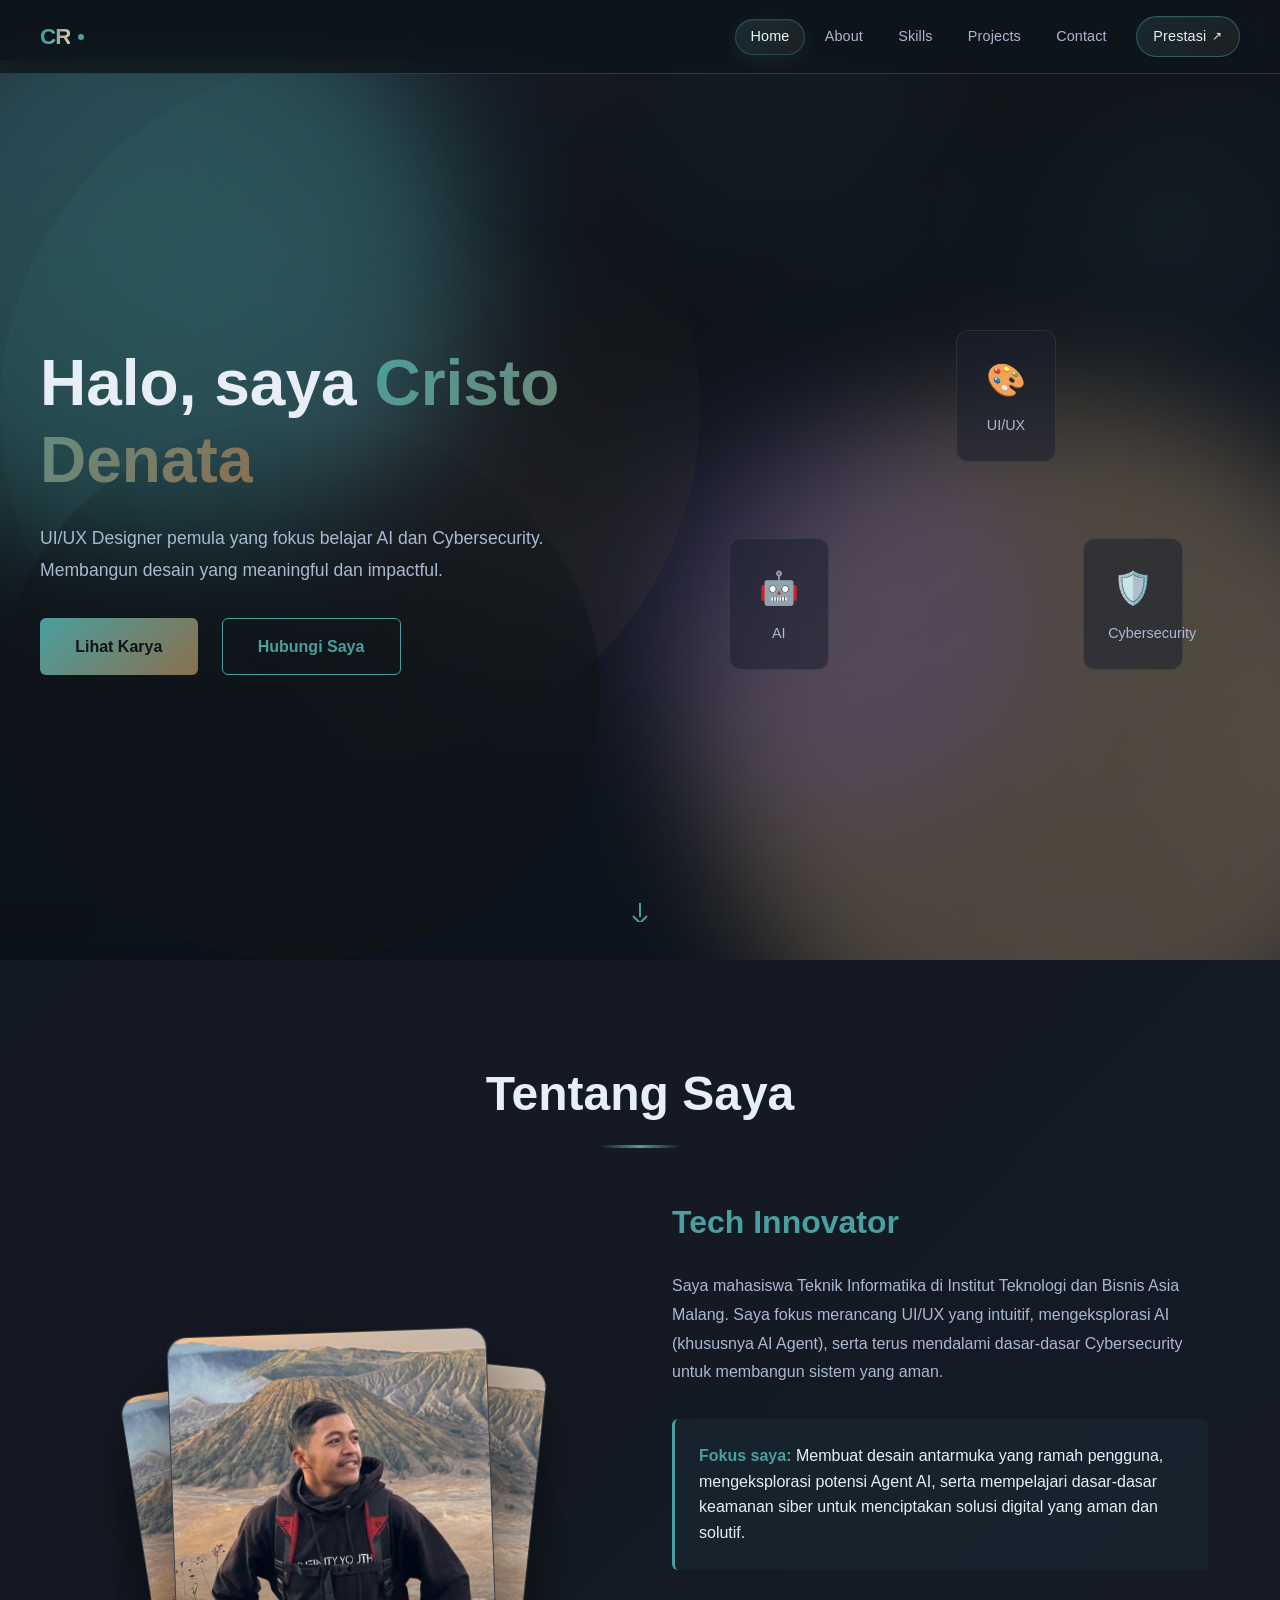
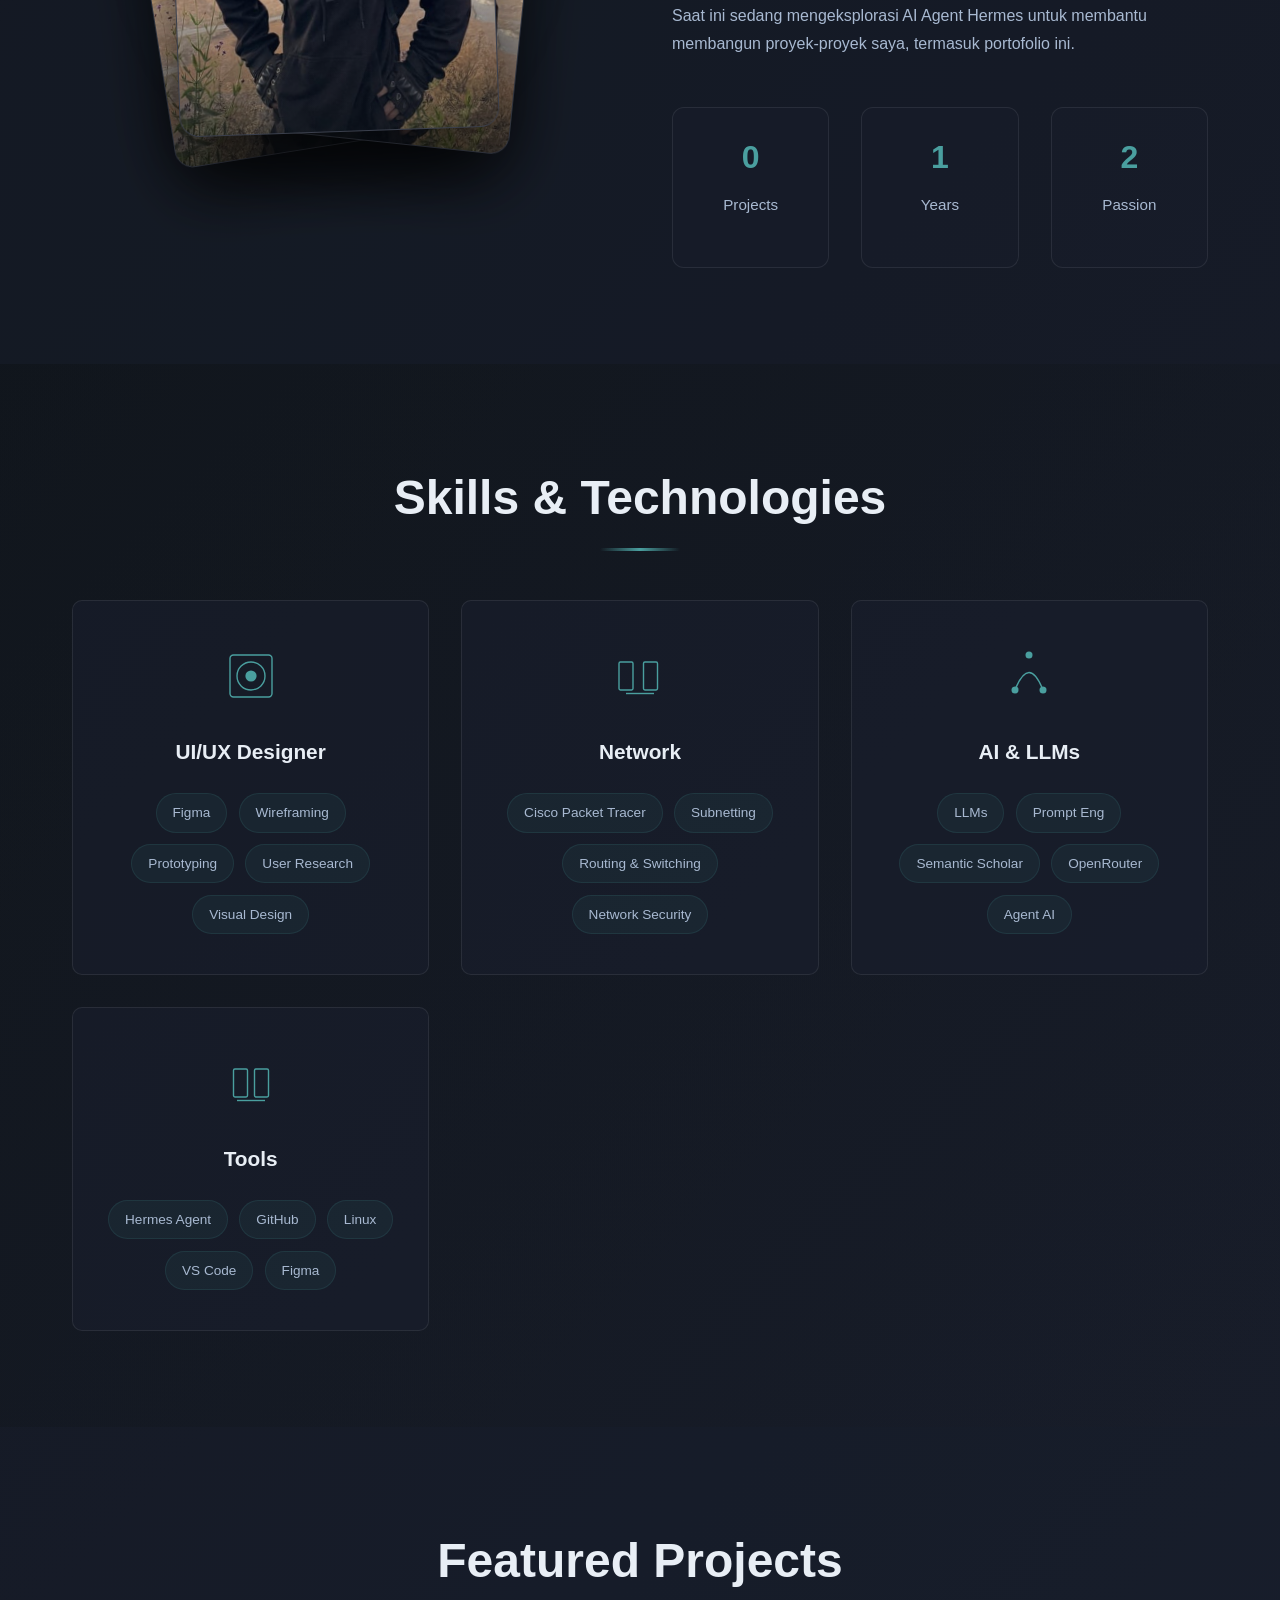
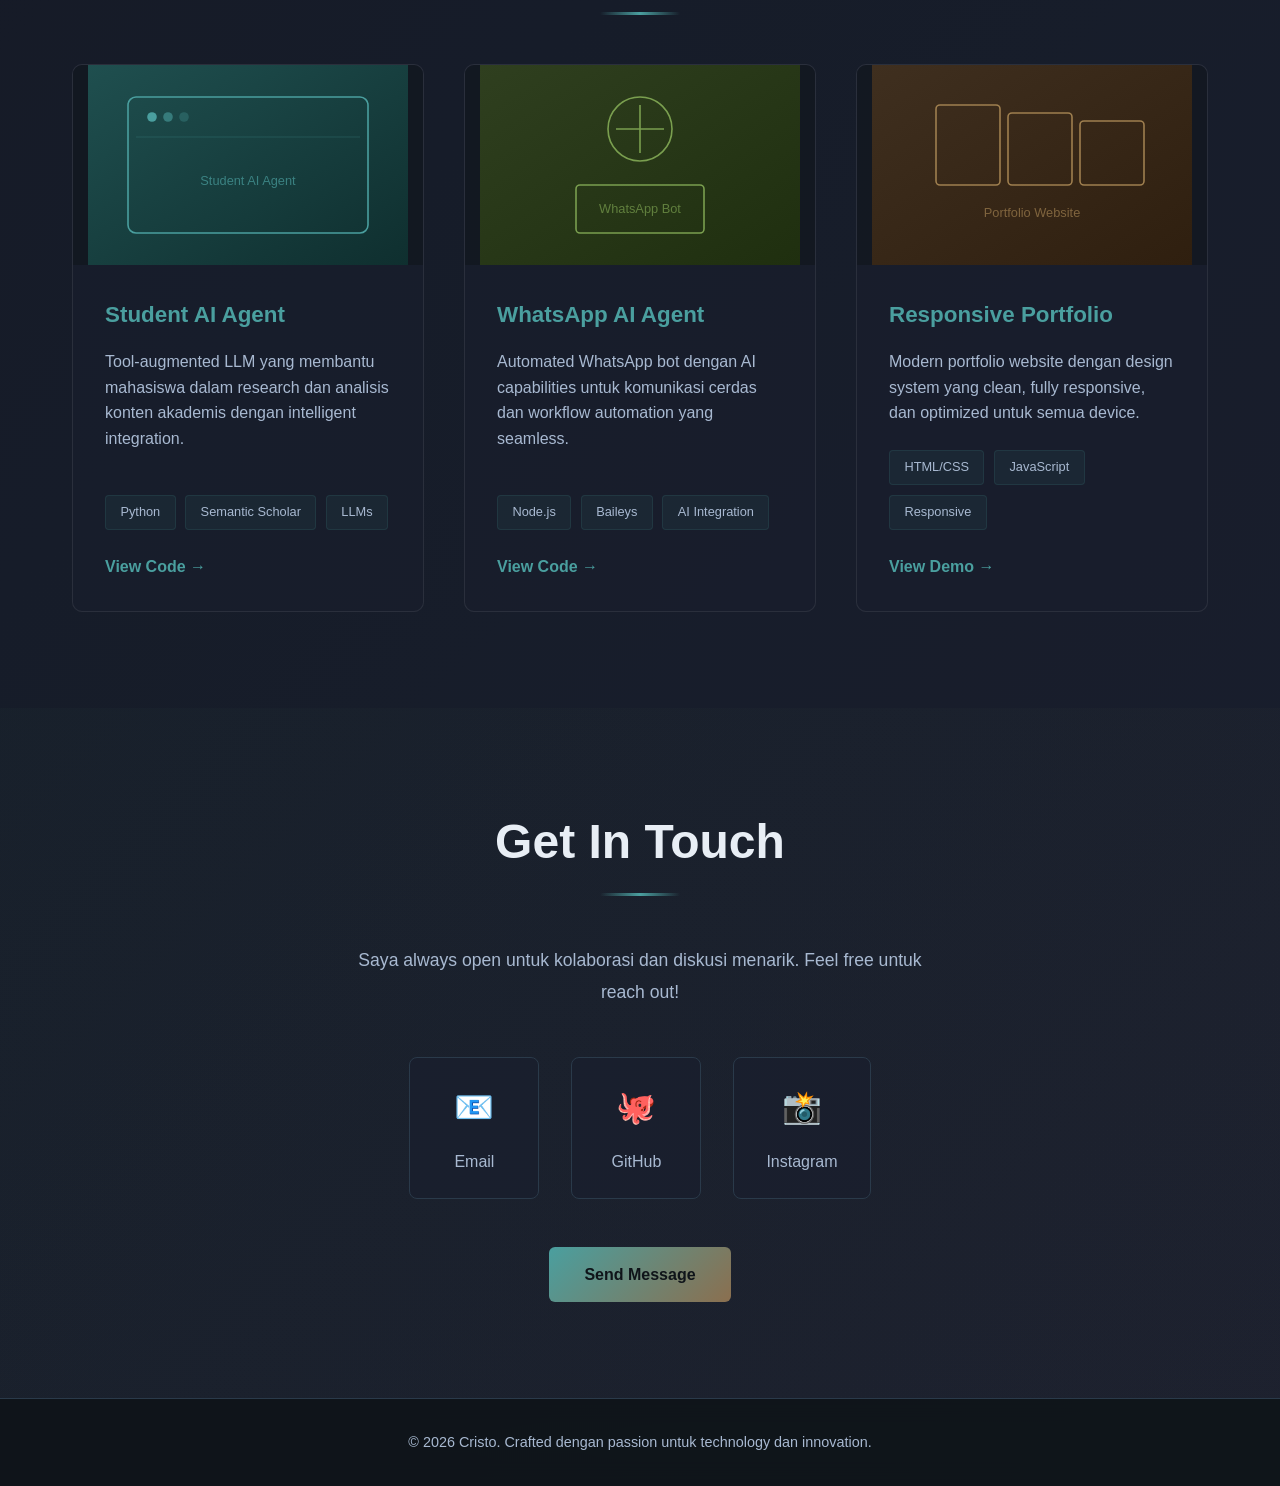
<file: index.html>
<!DOCTYPE html>
<html lang="id">
<head>
    <meta charset="UTF-8">
    <meta name="viewport" content="width=device-width, initial-scale=1.0">
    <title>Cristo - UI/UX Designer & AI Learner</title>
    <link rel="stylesheet" href="style.css">
</head>
<body>
    <!-- Navigasi -->
    <nav class="navbar">
        <div class="nav-container">
            <a href="index.html" class="logo" aria-label="Cristo Denata — beranda">
                <span class="logo-text">CR</span>
                <span class="logo-dot" aria-hidden="true"></span>
            </a>
            <ul class="nav-links">
                <li class="nav-indicator" aria-hidden="true"></li>
                <li><a href="#hero" class="nav-link active">Home</a></li>
                <li><a href="#about" class="nav-link">About</a></li>
                <li><a href="#skills" class="nav-link">Skills</a></li>
                <li><a href="#projects" class="nav-link">Projects</a></li>
                <li><a href="#contact" class="nav-link">Contact</a></li>
                <li><a href="achievements.html" class="nav-link nav-cta">Prestasi <span class="cta-arrow" aria-hidden="true">↗</span></a></li>
            </ul>
            <button class="hamburger" aria-label="Buka menu navigasi" aria-expanded="false" aria-controls="mobileMenu">
                <span class="hamburger-line"></span>
                <span class="hamburger-line"></span>
                <span class="hamburger-line"></span>
            </button>
        </div>
    </nav>

    <div class="mobile-menu" id="mobileMenu" aria-hidden="true">
        <span class="mobile-menu-mark" aria-hidden="true">CR</span>
        <div class="mobile-menu-inner">
            <p class="mobile-menu-label"><span class="label-line"></span>Menu</p>
            <nav class="mobile-nav" aria-label="Navigasi seluler">
                <a href="#hero" class="mobile-link active"><span class="mobile-num">01</span><span class="mobile-text">Home</span><span class="mobile-arrow" aria-hidden="true">↗</span></a>
                <a href="#about" class="mobile-link"><span class="mobile-num">02</span><span class="mobile-text">About</span><span class="mobile-arrow" aria-hidden="true">↗</span></a>
                <a href="#skills" class="mobile-link"><span class="mobile-num">03</span><span class="mobile-text">Skills</span><span class="mobile-arrow" aria-hidden="true">↗</span></a>
                <a href="#projects" class="mobile-link"><span class="mobile-num">04</span><span class="mobile-text">Projects</span><span class="mobile-arrow" aria-hidden="true">↗</span></a>
                <a href="#contact" class="mobile-link"><span class="mobile-num">05</span><span class="mobile-text">Contact</span><span class="mobile-arrow" aria-hidden="true">↗</span></a>
                <a href="achievements.html" class="mobile-link"><span class="mobile-num">06</span><span class="mobile-text">Prestasi</span><span class="mobile-arrow" aria-hidden="true">↗</span></a>
            </nav>
            <div class="mobile-menu-foot">
                <p class="mobile-status"><span class="status-dot" aria-hidden="true"></span>Open for collaboration</p>
                <a class="mobile-mail" href="mailto:cristodenata1286@gmail.com">cristodenata1286@gmail.com</a>
                <div class="mobile-socials">
                    <a href="https://github.com/CristoDenata" target="_blank" rel="noopener">GitHub</a>
                    <a href="https://www.instagram.com/_denataaa" target="_blank" rel="noopener">Instagram</a>
                </div>
            </div>
        </div>
    </div>

    <!-- Hero Section -->
    <section class="hero" id="hero">
        <div class="blob blob-1"></div>
        <div class="blob blob-2"></div>
        <div class="blob blob-3"></div>
        <div class="hero-content">
            <div class="hero-text">
                <h1>Halo, saya <span class="gradient-text">Cristo Denata</span></h1>
                <p>UI/UX Designer pemula yang fokus belajar AI dan Cybersecurity. Membangun desain yang meaningful dan impactful.</p>
                <div class="cta-buttons">
                    <a href="#projects" class="btn btn-primary">Lihat Karya</a>
                    <a href="#contact" class="btn btn-secondary">Hubungi Saya</a>
                </div>
            </div>
            <div class="hero-visual">
                <div class="floating-card card-1">
                    <div class="icon">🎨</div>
                    <p>UI/UX</p>
                </div>
                <div class="floating-card card-2">
                    <div class="icon">🤖</div>
                    <p>AI</p>
                </div>
                <div class="floating-card card-3">
                    <div class="icon">🛡️</div>
                    <p>Cybersecurity</p>
                </div>
            </div>
        </div>
        <div class="scroll-indicator">
            <svg viewBox="0 0 24 24" fill="none" stroke="currentColor">
                <path d="M12 5v14M19 18l-7 7-7-7"/>
            </svg>
        </div>
    </section>

    <!-- About Section -->
    <section class="about" id="about">
        <div class="container">
            <h2 class="section-title">Tentang Saya</h2>
            <div class="about-grid">
                <div class="about-image">
                    <div class="photo-stack">
                        <figure class="photo-card photo-card-3">
                            <img src="assets/profile.jpeg" alt="Cristo Denata — foto 3">
                        </figure>
                        <figure class="photo-card photo-card-2">
                            <img src="assets/profile.jpeg" alt="Cristo Denata — foto 2">
                        </figure>
                        <figure class="photo-card photo-card-1">
                            <img src="assets/profile.jpeg" alt="Cristo Denata — foto utama">
                        </figure>
                    </div>
                </div>
                <div class="about-text">
                    <h3>Tech Innovator</h3>
                    <p>Saya mahasiswa Teknik Informatika di Institut Teknologi dan Bisnis Asia Malang. Saya fokus merancang UI/UX yang intuitif, mengeksplorasi AI (khususnya AI Agent), serta terus mendalami dasar-dasar Cybersecurity untuk membangun sistem yang aman.</p>
                    <div class="about-highlight">
                        <strong>Fokus saya:</strong> Membuat desain antarmuka yang ramah pengguna, mengeksplorasi potensi Agent AI, serta mempelajari dasar-dasar keamanan siber untuk menciptakan solusi digital yang aman dan solutif.
                    </div>
                    <p>Saat ini sedang mengeksplorasi AI Agent Hermes untuk membantu membangun proyek-proyek saya, termasuk portofolio ini.</p>
                    <div class="about-stats">
                        <div class="stat">
                            <h4>1</h4>
                            <p>Projects</p>
                        </div>
                        <div class="stat">
                            <h4>2+</h4>
                            <p>Years</p>
                        </div>
                        <div class="stat">
                            <h4>5%</h4>
                            <p>Passion</p>
                        </div>
                    </div>
                </div>
            </div>
        </div>
    </section>

    <!-- Skills Section -->
    <section class="skills" id="skills">
        <div class="container">
            <h2 class="section-title">Skills & Technologies</h2>
            <div class="skills-grid">
                <div class="skill-card">
                    <div class="skill-icon">
                        <svg viewBox="0 0 100 100">
                            <rect x="20" y="20" width="60" height="60" fill="none" stroke="currentColor" stroke-width="2" rx="5"/>
                            <circle cx="50" cy="50" r="20" fill="none" stroke="currentColor" stroke-width="2"/>
                            <circle cx="50" cy="50" r="8" fill="currentColor"/>
                        </svg>
                    </div>
                    <h3>UI/UX Designer</h3>
                    <div class="skill-tags">
                        <span>Figma</span>
                        <span>Wireframing</span>
                        <span>Prototyping</span>
                        <span>User Research</span>
                        <span>Visual Design</span>
                    </div>
                </div>

                <div class="skill-card">
                    <div class="skill-icon">
                        <svg viewBox="0 0 100 100">
                            <rect x="20" y="30" width="20" height="40" fill="none" stroke="currentColor" stroke-width="2" rx="2"/>
                            <rect x="55" y="30" width="20" height="40" fill="none" stroke="currentColor" stroke-width="2" rx="2"/>
                            <line x1="30" y1="75" x2="70" y2="75" stroke="currentColor" stroke-width="2"/>
                        </svg>
                    </div>
                    <h3>Network</h3>
                    <div class="skill-tags">
                        <span>Cisco Packet Tracer</span>
                        <span>Subnetting</span>
                        <span>Routing & Switching</span>
                        <span>Network Security</span>
                    </div>
                </div>

                <div class="skill-card">
                    <div class="skill-icon">
                        <svg viewBox="0 0 100 100">
                            <path d="M30 70 Q50 20 70 70" fill="none" stroke="currentColor" stroke-width="2"/>
                            <circle cx="30" cy="70" r="5" fill="currentColor"/>
                            <circle cx="50" cy="20" r="5" fill="currentColor"/>
                            <circle cx="70" cy="70" r="5" fill="currentColor"/>
                        </svg>
                    </div>
                    <h3>AI & LLMs</h3>
                    <div class="skill-tags">
                        <span>LLMs</span>
                        <span>Prompt Eng</span>
                        <span>Semantic Scholar</span>
                        <span>OpenRouter</span>
                        <span>Agent AI</span>
                    </div>
                </div>

                <div class="skill-card">
                    <div class="skill-icon">
                        <svg viewBox="0 0 100 100">
                            <rect x="25" y="30" width="20" height="40" fill="none" stroke="currentColor" stroke-width="2" rx="2"/>
                            <rect x="55" y="30" width="20" height="40" fill="none" stroke="currentColor" stroke-width="2" rx="2"/>
                            <line x1="30" y1="75" x2="70" y2="75" stroke="currentColor" stroke-width="2"/>
                        </svg>
                    </div>
                    <h3>Tools</h3>
                    <div class="skill-tags">
                        <span>Hermes Agent</span>
                        <span>GitHub</span>
                        <span>Linux</span>
                        <span>VS Code</span>
                        <span>Figma</span>
                    </div>
                </div>
            </div>
        </div>
    </section>

    <!-- Projects Section -->
    <section class="projects" id="projects">
        <div class="container">
            <h2 class="section-title">Featured Projects</h2>
            <div class="projects-grid">
                <article class="project-card">
                    <div class="project-image">
                        <svg viewBox="0 0 400 250" class="project-illustration">
                            <defs>
                                <linearGradient id="proj1" x1="0%" y1="0%" x2="100%" y2="100%">
                                    <stop offset="0%" style="stop-color:#1f4f4f;stop-opacity:1" />
                                    <stop offset="100%" style="stop-color:#0f2f2f;stop-opacity:1" />
                                </linearGradient>
                            </defs>
                            <rect width="400" height="250" fill="url(#proj1)"/>
                            <rect x="50" y="40" width="300" height="170" fill="none" stroke="#4a9f9f" stroke-width="2" rx="10"/>
                            <circle cx="80" cy="65" r="6" fill="#4a9f9f"/>
                            <circle cx="100" cy="65" r="6" fill="#4a9f9f" opacity="0.6"/>
                            <circle cx="120" cy="65" r="6" fill="#4a9f9f" opacity="0.3"/>
                            <line x1="60" y1="90" x2="340" y2="90" stroke="#4a9f9f" stroke-width="1" opacity="0.3"/>
                            <text x="200" y="150" text-anchor="middle" font-size="16" fill="#4a9f9f" opacity="0.7">Student AI Agent</text>
                        </svg>
                    </div>
                    <div class="project-content">
                        <h3>Student AI Agent</h3>
                        <p>Tool-augmented LLM yang membantu mahasiswa dalam research dan analisis konten akademis dengan intelligent integration.</p>
                        <div class="project-tech">
                            <span>Python</span>
                            <span>Semantic Scholar</span>
                            <span>LLMs</span>
                        </div>
                        <a href="#" class="project-link">View Code →</a>
                    </div>
                </article>

                <article class="project-card">
                    <div class="project-image">
                        <svg viewBox="0 0 400 250" class="project-illustration">
                            <defs>
                                <linearGradient id="proj2" x1="0%" y1="0%" x2="100%" y2="100%">
                                    <stop offset="0%" style="stop-color:#2f3f1f;stop-opacity:1" />
                                    <stop offset="100%" style="stop-color:#1f2f0f;stop-opacity:1" />
                                </linearGradient>
                            </defs>
                            <rect width="400" height="250" fill="url(#proj2)"/>
                            <circle cx="200" cy="80" r="40" fill="none" stroke="#7a9f4f" stroke-width="2"/>
                            <line x1="200" y1="50" x2="200" y2="110" stroke="#7a9f4f" stroke-width="2"/>
                            <line x1="170" y1="80" x2="230" y2="80" stroke="#7a9f4f" stroke-width="2"/>
                            <rect x="120" y="150" width="160" height="60" fill="none" stroke="#7a9f4f" stroke-width="2" rx="5"/>
                            <text x="200" y="185" text-anchor="middle" font-size="16" fill="#7a9f4f" opacity="0.7">WhatsApp Bot</text>
                        </svg>
                    </div>
                    <div class="project-content">
                        <h3>WhatsApp AI Agent</h3>
                        <p>Automated WhatsApp bot dengan AI capabilities untuk komunikasi cerdas dan workflow automation yang seamless.</p>
                        <div class="project-tech">
                            <span>Node.js</span>
                            <span>Baileys</span>
                            <span>AI Integration</span>
                        </div>
                        <a href="#" class="project-link">View Code →</a>
                    </div>
                </article>

                <article class="project-card">
                    <div class="project-image">
                        <svg viewBox="0 0 400 250" class="project-illustration">
                            <defs>
                                <linearGradient id="proj3" x1="0%" y1="0%" x2="100%" y2="100%">
                                    <stop offset="0%" style="stop-color:#3f2f1f;stop-opacity:1" />
                                    <stop offset="100%" style="stop-color:#2f1f0f;stop-opacity:1" />
                                </linearGradient>
                            </defs>
                            <rect width="400" height="250" fill="url(#proj3)"/>
                            <rect x="80" y="50" width="80" height="100" fill="none" stroke="#9f7f4f" stroke-width="2" rx="5"/>
                            <rect x="170" y="60" width="80" height="90" fill="none" stroke="#9f7f4f" stroke-width="2" rx="5"/>
                            <rect x="260" y="70" width="80" height="80" fill="none" stroke="#9f7f4f" stroke-width="2" rx="5"/>
                            <text x="200" y="190" text-anchor="middle" font-size="16" fill="#9f7f4f" opacity="0.7">Portfolio Website</text>
                        </svg>
                    </div>
                    <div class="project-content">
                        <h3>Responsive Portfolio</h3>
                        <p>Modern portfolio website dengan design system yang clean, fully responsive, dan optimized untuk semua device.</p>
                        <div class="project-tech">
                            <span>HTML/CSS</span>
                            <span>JavaScript</span>
                            <span>Responsive</span>
                        </div>
                        <a href="#" class="project-link">View Demo →</a>
                    </div>
                </article>
            </div>
        </div>
    </section>

    <!-- Contact Section -->
    <section class="contact" id="contact">
        <div class="container">
            <h2 class="section-title">Get In Touch</h2>
            <div class="contact-content">
                <p>Saya always open untuk kolaborasi dan diskusi menarik. Feel free untuk reach out!</p>
                <div class="contact-methods">
                    <a href="mailto:cristodenata1286@gmail.com" class="contact-card">
                        <div class="contact-icon">📧</div>
                        <span>Email</span>
                    </a>
                    <a href="https://github.com/CristoDenata" target="_blank" class="contact-card">
                        <div class="contact-icon">🐙</div>
                        <span>GitHub</span>
                    </a>
                    <a href="https://www.instagram.com/_denataaa" target="_blank" class="contact-card">
                        <div class="contact-icon">📸</div>
                        <span>Instagram</span>
                    </a>
                </div>
                <a href="mailto:cristodenata1286@gmail.com" class="btn btn-primary">Send Message</a>
            </div>
        </div>
    </section>

    <!-- Footer -->
    <footer class="footer">
        <p>&copy; 2026 Cristo. Crafted dengan passion untuk technology dan innovation.</p>
    </footer>

    <script src="script.js"></script>
</body>
</html>
</file>
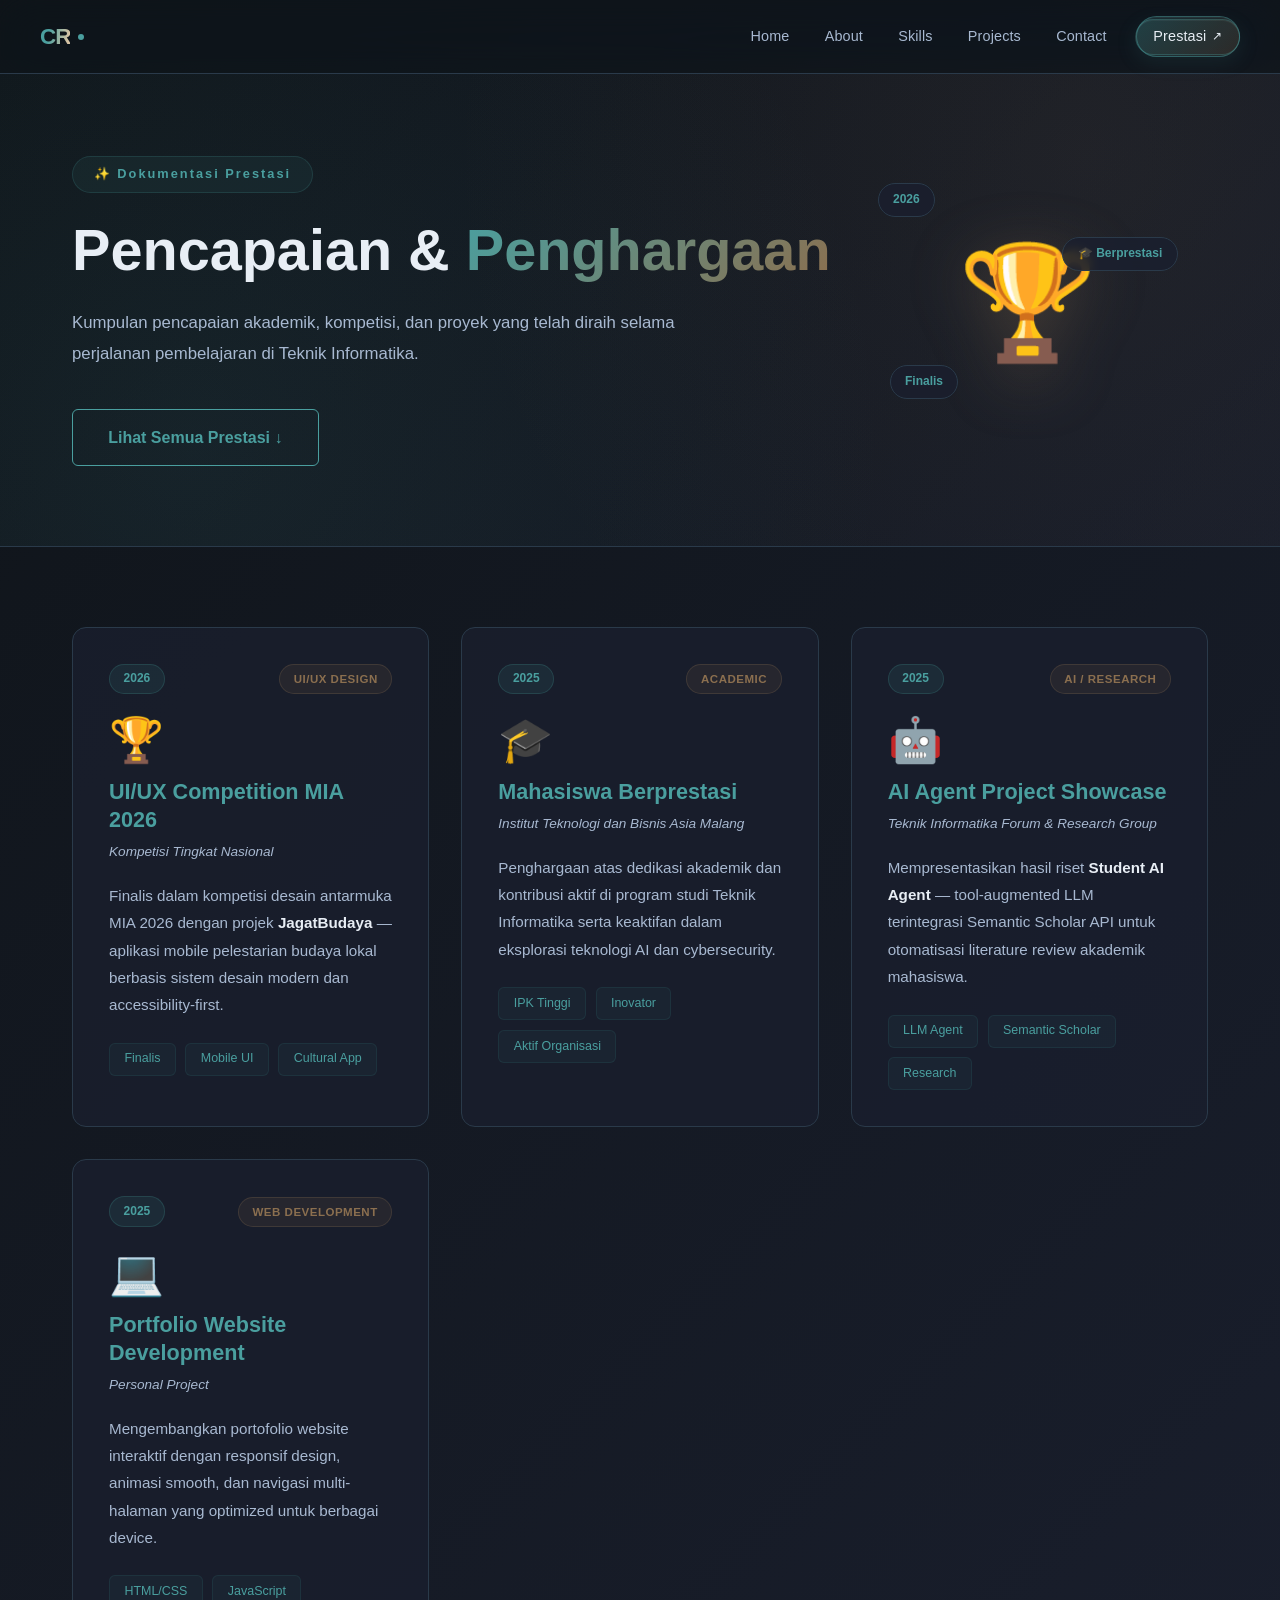
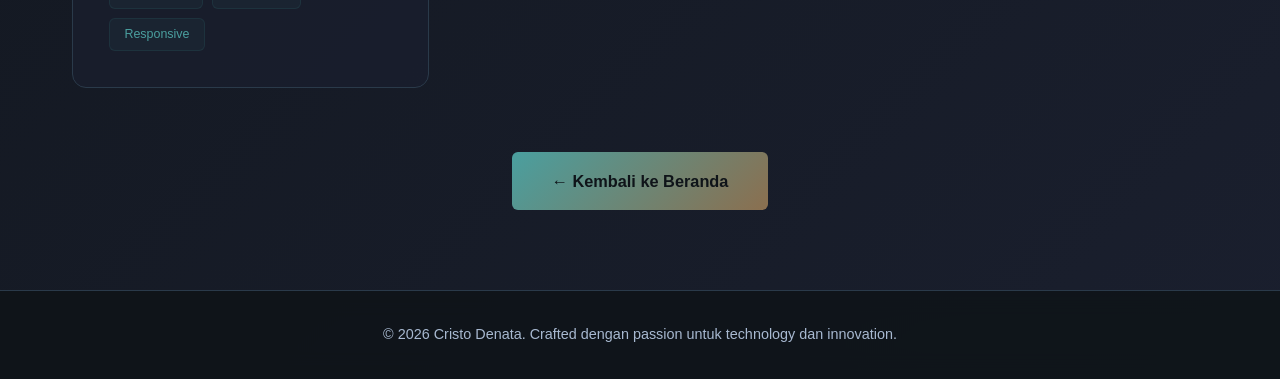
<file: achievements.html>
<!DOCTYPE html>
<html lang="id">
<head>
    <meta charset="UTF-8">
    <meta name="viewport" content="width=device-width, initial-scale=1.0">
    <title>Prestasi & Pencapaian - Cristo Denata</title>
    <link rel="stylesheet" href="style.css">
</head>
<body class="achievements-page">
    <!-- Navigasi -->
    <nav class="navbar">
        <div class="nav-container">
            <a href="index.html" class="logo" aria-label="Cristo Denata — beranda">
                <span class="logo-text">CR</span>
                <span class="logo-dot" aria-hidden="true"></span>
            </a>
            <ul class="nav-links">
                <li class="nav-indicator" aria-hidden="true"></li>
                <li><a href="index.html" class="nav-link">Home</a></li>
                <li><a href="index.html#about" class="nav-link">About</a></li>
                <li><a href="index.html#skills" class="nav-link">Skills</a></li>
                <li><a href="index.html#projects" class="nav-link">Projects</a></li>
                <li><a href="index.html#contact" class="nav-link">Contact</a></li>
                <li><a href="achievements.html" class="nav-link nav-cta active">Prestasi <span class="cta-arrow" aria-hidden="true">↗</span></a></li>
            </ul>
            <button class="hamburger" aria-label="Buka menu navigasi" aria-expanded="false" aria-controls="mobileMenu">
                <span class="hamburger-line"></span>
                <span class="hamburger-line"></span>
                <span class="hamburger-line"></span>
            </button>
        </div>
    </nav>

    <div class="mobile-menu" id="mobileMenu" aria-hidden="true">
        <span class="mobile-menu-mark" aria-hidden="true">CR</span>
        <div class="mobile-menu-inner">
            <p class="mobile-menu-label"><span class="label-line"></span>Menu</p>
            <nav class="mobile-nav" aria-label="Navigasi seluler">
                <a href="index.html" class="mobile-link"><span class="mobile-num">01</span><span class="mobile-text">Home</span><span class="mobile-arrow" aria-hidden="true">↗</span></a>
                <a href="index.html#about" class="mobile-link"><span class="mobile-num">02</span><span class="mobile-text">About</span><span class="mobile-arrow" aria-hidden="true">↗</span></a>
                <a href="index.html#skills" class="mobile-link"><span class="mobile-num">03</span><span class="mobile-text">Skills</span><span class="mobile-arrow" aria-hidden="true">↗</span></a>
                <a href="index.html#projects" class="mobile-link"><span class="mobile-num">04</span><span class="mobile-text">Projects</span><span class="mobile-arrow" aria-hidden="true">↗</span></a>
                <a href="index.html#contact" class="mobile-link"><span class="mobile-num">05</span><span class="mobile-text">Contact</span><span class="mobile-arrow" aria-hidden="true">↗</span></a>
                <a href="achievements.html" class="mobile-link active"><span class="mobile-num">06</span><span class="mobile-text">Prestasi</span><span class="mobile-arrow" aria-hidden="true">↗</span></a>
            </nav>
            <div class="mobile-menu-foot">
                <p class="mobile-status"><span class="status-dot" aria-hidden="true"></span>Open for collaboration</p>
                <a class="mobile-mail" href="mailto:cristodenata1286@gmail.com">cristodenata1286@gmail.com</a>
                <div class="mobile-socials">
                    <a href="https://github.com/CristoDenata" target="_blank" rel="noopener">GitHub</a>
                    <a href="https://www.instagram.com/_denataaa" target="_blank" rel="noopener">Instagram</a>
                </div>
            </div>
        </div>
    </div>

    <!-- Hero Header -->
    <section class="achievements-hero">
        <div class="container">
            <div class="hero-content">
                <span class="page-label">✨ Dokumentasi Prestasi</span>
                <h1>Pencapaian & <span class="gradient-text">Penghargaan</span></h1>
                <p>Kumpulan pencapaian akademik, kompetisi, dan proyek yang telah diraih selama perjalanan pembelajaran di Teknik Informatika.</p>
                <a href="#achievements-list" class="btn btn-secondary">Lihat Semua Prestasi ↓</a>
            </div>
            <div class="hero-visual">
                <div class="trophy-icon">🏆</div>
                <div class="floating-badge badge-1">2026</div>
                <div class="floating-badge badge-2">Finalis</div>
                <div class="floating-badge badge-3">🎓 Berprestasi</div>
            </div>
        </div>
    </section>

    <!-- Achievements List -->
    <section class="achievements-list" id="achievements-list">
        <div class="container">
            <div class="achievements-grid">
                
                <article class="achievement-card">
                    <div class="card-top">
                        <div class="card-badge">2026</div>
                        <div class="card-category">UI/UX Design</div>
                    </div>
                    <div class="card-icon">🏆</div>
                    <h2>UI/UX Competition MIA 2026</h2>
                    <p class="card-org">Kompetisi Tingkat Nasional</p>
                    <p class="card-desc">
                        Finalis dalam kompetisi desain antarmuka MIA 2026 dengan projek <strong>JagatBudaya</strong> — aplikasi mobile pelestarian budaya lokal berbasis sistem desain modern dan accessibility-first.
                    </p>
                    <div class="card-tags">
                        <span>Finalis</span>
                        <span>Mobile UI</span>
                        <span>Cultural App</span>
                    </div>
                </article>

                <article class="achievement-card">
                    <div class="card-top">
                        <div class="card-badge">2025</div>
                        <div class="card-category">Academic</div>
                    </div>
                    <div class="card-icon">🎓</div>
                    <h2>Mahasiswa Berprestasi</h2>
                    <p class="card-org">Institut Teknologi dan Bisnis Asia Malang</p>
                    <p class="card-desc">
                        Penghargaan atas dedikasi akademik dan kontribusi aktif di program studi Teknik Informatika serta keaktifan dalam eksplorasi teknologi AI dan cybersecurity.
                    </p>
                    <div class="card-tags">
                        <span>IPK Tinggi</span>
                        <span>Inovator</span>
                        <span>Aktif Organisasi</span>
                    </div>
                </article>

                <article class="achievement-card">
                    <div class="card-top">
                        <div class="card-badge">2025</div>
                        <div class="card-category">AI / Research</div>
                    </div>
                    <div class="card-icon">🤖</div>
                    <h2>AI Agent Project Showcase</h2>
                    <p class="card-org">Teknik Informatika Forum & Research Group</p>
                    <p class="card-desc">
                        Mempresentasikan hasil riset <strong>Student AI Agent</strong> — tool-augmented LLM terintegrasi Semantic Scholar API untuk otomatisasi literature review akademik mahasiswa.
                    </p>
                    <div class="card-tags">
                        <span>LLM Agent</span>
                        <span>Semantic Scholar</span>
                        <span>Research</span>
                    </div>
                </article>

                <article class="achievement-card">
                    <div class="card-top">
                        <div class="card-badge">2025</div>
                        <div class="card-category">Web Development</div>
                    </div>
                    <div class="card-icon">💻</div>
                    <h2>Portfolio Website Development</h2>
                    <p class="card-org">Personal Project</p>
                    <p class="card-desc">
                        Mengembangkan portofolio website interaktif dengan responsif design, animasi smooth, dan navigasi multi-halaman yang optimized untuk berbagai device.
                    </p>
                    <div class="card-tags">
                        <span>HTML/CSS</span>
                        <span>JavaScript</span>
                        <span>Responsive</span>
                    </div>
                </article>

            </div>

            <div class="back-home">
                <a href="index.html" class="btn btn-primary">← Kembali ke Beranda</a>
            </div>
        </div>
    </section>

    <!-- Footer -->
    <footer class="footer">
        <p>&copy; 2026 Cristo Denata. Crafted dengan passion untuk technology dan innovation.</p>
    </footer>

    <script src="script.js"></script>
</body>
</html>
</file>
<file: style.css>
* {
    margin: 0;
    padding: 0;
    box-sizing: border-box;
}

:root {
    --primary: #0f1419;
    --secondary: #1a1f2e;
    --accent: #3a7f7f;
    --accent-light: #4a9f9f;
    --accent-alt: #8b6f4f;
    --text: #e8eef5;
    --text-muted: #a8b9d1;
    --border: #2a3a4a;
    --bg-gradient: linear-gradient(135deg, #0f1419 0%, #1a1f2e 100%);
}

html {
    scroll-behavior: smooth;
}

body {
    font-family: -apple-system, BlinkMacSystemFont, 'Segoe UI', Roboto, Oxygen, Ubuntu, Cantarell, sans-serif;
    background: var(--bg-gradient);
    color: var(--text);
    line-height: 1.6;
    overflow-x: hidden;
}

/* Navigation */
.navbar {
    position: fixed;
    top: 0;
    width: 100%;
    z-index: 1000;
    background: rgba(15, 20, 25, 0.85);
    backdrop-filter: blur(10px);
    border-bottom: 1px solid var(--border);
    padding: 1rem 2rem;
}

.nav-container {
    max-width: 1200px;
    margin: 0 auto;
    display: flex;
    justify-content: space-between;
    align-items: center;
}

.logo {
    display: inline-flex;
    align-items: center;
    gap: 0.45rem;
    text-decoration: none;
}

.logo-text {
    font-size: 1.4rem;
    font-weight: 800;
    background: linear-gradient(100deg, var(--accent-light) 15%, #d9c3a3 45%, var(--accent-light) 75%);
    background-size: 220% 100%;
    -webkit-background-clip: text;
    -webkit-text-fill-color: transparent;
    background-clip: text;
    letter-spacing: -1px;
    transition: background-position 0.7s ease;
}

.logo:hover .logo-text {
    background-position: 100% 0;
}

.logo-dot {
    width: 6px;
    height: 6px;
    border-radius: 50%;
    background: var(--accent-light);
    box-shadow: 0 0 0 0 rgba(74, 159, 159, 0.5);
    animation: logo-pulse 2.8s ease-out infinite;
}

@keyframes logo-pulse {
    0% { box-shadow: 0 0 0 0 rgba(74, 159, 159, 0.45); }
    70% { box-shadow: 0 0 0 9px rgba(74, 159, 159, 0); }
    100% { box-shadow: 0 0 0 0 rgba(74, 159, 159, 0); }
}

.nav-links {
    display: flex;
    align-items: center;
    gap: 0.3rem;
    list-style: none;
    position: relative;
}

.nav-link {
    display: inline-flex;
    align-items: center;
    gap: 0.35rem;
    color: var(--text-muted);
    text-decoration: none;
    font-size: 0.9rem;
    font-weight: 500;
    letter-spacing: 0.01em;
    padding: 0.5rem 0.95rem;
    border-radius: 999px;
    position: relative;
    z-index: 1;
    transition: color 0.3s ease, transform 0.3s ease;
}

.nav-link:hover,
.nav-link.active {
    color: #eafafa;
}

.nav-link:hover {
    transform: translateY(-2px);
}

.nav-link.active {
    text-shadow: 0 0 18px rgba(74, 159, 159, 0.35);
}

.nav-link::after {
    display: none;
}

/* Sliding active pill */
.nav-indicator {
    position: absolute;
    top: 50%;
    left: 0;
    height: 36px;
    width: 0;
    transform: translate3d(0, -50%, 0);
    border-radius: 999px;
    background: linear-gradient(135deg, rgba(74, 159, 159, 0.18), rgba(139, 111, 79, 0.14));
    border: 1px solid rgba(74, 159, 159, 0.32);
    box-shadow: inset 0 1px 0 rgba(255, 255, 255, 0.06), 0 6px 22px rgba(74, 159, 159, 0.12);
    opacity: 0;
    pointer-events: none;
    z-index: 0;
    transition: transform 0.45s cubic-bezier(0.22, 0.8, 0.2, 1),
                width 0.45s cubic-bezier(0.22, 0.8, 0.2, 1),
                opacity 0.3s ease;
}

.nav-indicator.visible {
    opacity: 1;
}

/* Prestasi CTA */
.nav-link.nav-cta {
    margin-left: 0.55rem;
    padding: 0.5rem 1.05rem;
    border: 1px solid rgba(74, 159, 159, 0.45);
    background: linear-gradient(135deg, rgba(74, 159, 159, 0.16), rgba(139, 111, 79, 0.12));
    color: var(--text);
    box-shadow: inset 0 1px 0 rgba(255, 255, 255, 0.05);
}

.nav-link.nav-cta .cta-arrow {
    font-size: 0.85em;
    transition: transform 0.3s ease;
}

.nav-link.nav-cta:hover {
    background: linear-gradient(135deg, var(--accent-light), var(--accent));
    border-color: var(--accent-light);
    color: #08110f;
    box-shadow: 0 8px 24px rgba(74, 159, 159, 0.28);
}

.nav-link.nav-cta:hover .cta-arrow {
    transform: translate(2px, -2px);
}

.nav-link.nav-cta.active {
    background: linear-gradient(135deg, var(--accent-light), var(--accent));
    border-color: transparent;
    color: #08110f;
    text-shadow: none;
}

/* Hamburger */
.hamburger {
    display: none;
    flex-direction: column;
    align-items: center;
    justify-content: center;
    gap: 5px;
    width: 42px;
    height: 42px;
    background: none;
    border: 1px solid transparent;
    border-radius: 50%;
    cursor: pointer;
    padding: 6px;
    z-index: 1100;
    transition: border-color 0.3s ease, background 0.3s ease;
}

.hamburger:hover {
    border-color: var(--border);
    background: rgba(74, 159, 159, 0.08);
}

.hamburger.active .hamburger-line {
    background-color: var(--accent-light);
}

.hamburger-line {
    display: block;
    width: 26px;
    height: 3px;
    background-color: var(--text-muted);
    border-radius: 3px;
    transition: all 0.28s ease;
    transform-origin: center;
}

.nav-links.open {
    display: flex;
    flex-direction: column;
    position: absolute;
    top: 100%;
    left: 0;
    right: 0;
    background: rgba(15, 20, 25, 0.96);
    backdrop-filter: blur(12px);
    border-bottom: 1px solid var(--border);
    padding: 1rem 0;
    gap: 0;
}

.nav-links.open .nav-link {
    padding: 0.9rem 2rem;
    border-top: 1px dashed rgba(168, 185, 209, 0.15);
}

.hamburger.active .hamburger-line:nth-child(1) {
    transform: translateY(8px) rotate(45deg);
}

.hamburger.active .hamburger-line:nth-child(2) {
    opacity: 0;
    transform: scaleX(0);
}

.hamburger.active .hamburger-line:nth-child(3) {
    transform: translateY(-8px) rotate(-45deg);
}

/* Hero Section */
.hero {
    margin-top: 60px;
    min-height: 100vh;
    display: flex;
    flex-direction: column;
    align-items: center;
    justify-content: center;
    padding: 4rem 2rem;
    position: relative;
    overflow: hidden;
    background-image: url('assets/background.svg');
    background-size: cover;
    background-position: center;
    background-repeat: no-repeat;
}

.hero::before {
    content: '';
    position: absolute;
    top: -40%;
    right: -10%;
    width: 700px;
    height: 700px;
    background: radial-gradient(circle, rgba(58, 127, 127, 0.08) 0%, transparent 70%);
    border-radius: 50%;
    animation: float 25s infinite ease-in-out;
}

.hero::after {
    content: '';
    position: absolute;
    bottom: -20%;
    left: -15%;
    width: 600px;
    height: 600px;
    background: radial-gradient(circle, rgba(139, 111, 79, 0.05) 0%, transparent 70%);
    border-radius: 50%;
    animation: float 30s infinite ease-in-out reverse;
}

@keyframes float {
    0%, 100% { transform: translateY(0px); }
    50% { transform: translateY(30px); }
}

/* New Animations */
@keyframes slideInUp {
    from {
        opacity: 0;
        transform: translateY(30px);
    }
    to {
        opacity: 1;
        transform: translateY(0);
    }
}

@keyframes slideInDown {
    from {
        opacity: 0;
        transform: translateY(-30px);
    }
    to {
        opacity: 1;
        transform: translateY(0);
    }
}

@keyframes slideInLeft {
    from {
        opacity: 0;
        transform: translateX(-30px);
    }
    to {
        opacity: 1;
        transform: translateX(0);
    }
}

@keyframes slideInRight {
    from {
        opacity: 0;
        transform: translateX(30px);
    }
    to {
        opacity: 1;
        transform: translateX(0);
    }
}

@keyframes pulse {
    0%, 100% {
        opacity: 1;
    }
    50% {
        opacity: 0.5;
    }
}

@keyframes glow {
    0%, 100% {
        box-shadow: 0 0 10px rgba(58, 127, 127, 0.3);
    }
    50% {
        box-shadow: 0 0 25px rgba(58, 127, 127, 0.6);
    }
}

@keyframes rotate {
    from {
        transform: rotate(0deg);
    }
    to {
        transform: rotate(360deg);
    }
}

@keyframes shimmer {
    0% {
        background-position: -1000px 0;
    }
    100% {
        background-position: 1000px 0;
    }
}

@keyframes flicker {
    0%, 19%, 21%, 23%, 25%, 54%, 56%, 100% {
        text-shadow: 0 0 10px rgba(74, 159, 159, 0.5);
    }
    20%, 24%, 55% {
        text-shadow: none;
    }
}

@keyframes scaleUp {
    from {
        transform: scale(0.8);
        opacity: 0;
    }
    to {
        transform: scale(1);
        opacity: 1;
    }
}

@keyframes moveX {
    0%, 100% {
        transform: translateX(0);
    }
    50% {
        transform: translateX(10px);
    }
}

.hero-content {
    position: relative;
    z-index: 10;
    display: grid;
    grid-template-columns: 1fr 1fr;
    gap: 4rem;
    align-items: center;
    max-width: 1200px;
    width: 100%;
}

.hero-text h1 {
    font-size: clamp(2.5rem, 6vw, 4rem);
    line-height: 1.2;
    margin-bottom: 1.5rem;
    color: var(--text);
    font-weight: 800;
    animation: slideInLeft 0.8s ease-out;
}

.gradient-text {
    background: linear-gradient(135deg, var(--accent-light), var(--accent-alt));
    -webkit-background-clip: text;
    -webkit-text-fill-color: transparent;
    background-clip: text;
    animation: flicker 3s infinite;
}

.hero-text > p {
    font-size: 1.1rem;
    color: var(--text-muted);
    margin-bottom: 2rem;
    line-height: 1.8;
    animation: slideInLeft 0.8s ease-out 0.2s backwards;
}

.cta-buttons {
    display: flex;
    gap: 1.5rem;
    flex-wrap: wrap;
    animation: slideInUp 0.8s ease-out 0.4s backwards;
}

.btn {
    padding: 0.9rem 2.2rem;
    border: none;
    border-radius: 6px;
    font-size: 1rem;
    font-weight: 600;
    cursor: pointer;
    text-decoration: none;
    transition: all 0.3s ease;
    display: inline-flex;
    align-items: center;
    gap: 0.5rem;
    position: relative;
    overflow: hidden;
    z-index: 1;
}

.btn-primary {
    background: linear-gradient(135deg, var(--accent-light), var(--accent-alt));
    color: var(--primary);
    border: none;
    position: relative;
    overflow: hidden;
}

.btn-primary:hover {
    transform: translateY(-3px);
    box-shadow: 0 15px 40px rgba(58, 127, 127, 0.25);
    animation: glow 2s infinite;
}

.btn-primary::after {
    content: '';
    position: absolute;
    top: 0;
    left: -100%;
    width: 100%;
    height: 100%;
    background: linear-gradient(90deg, transparent, rgba(255, 255, 255, 0.2), transparent);
    transition: left 0.6s ease;
}

.btn-primary:hover::after {
    left: 100%;
}

.btn-secondary {
    background: transparent;
    color: var(--accent-light);
    border: 1.5px solid var(--accent-light);
}

.btn-secondary:hover {
    background: rgba(58, 127, 127, 0.1);
    transform: translateY(-3px);
    animation: pulse 1.5s infinite;
    border-color: var(--accent-alt);
}

.hero-visual {
    position: relative;
    height: 400px;
    display: flex;
    align-items: center;
    justify-content: center;
}

.floating-card {
    position: absolute;
    background: rgba(26, 31, 46, 0.7);
    border: 1px solid var(--border);
    border-radius: 12px;
    padding: 1.5rem;
    text-align: center;
    backdrop-filter: blur(10px);
    animation: floating 3s ease-in-out infinite;
    transition: all 0.3s ease;
}

.floating-card:hover {
    border-color: var(--accent-light);
    background: rgba(26, 31, 46, 0.9);
}

.card-1 {
    width: 100px;
    top: 20px;
    left: 50%;
    transform: translateX(-50%);
    animation-delay: 0s;
}

.card-2 {
    width: 100px;
    bottom: 40px;
    left: 10%;
    animation-delay: 0.5s;
}

.card-3 {
    width: 100px;
    bottom: 40px;
    right: 10%;
    animation-delay: 1s;
}

@keyframes floating {
    0%, 100% { transform: translateY(0px); }
    50% { transform: translateY(-20px); }
}

.floating-card .icon {
    font-size: 2rem;
    margin-bottom: 0.5rem;
}

.floating-card p {
    font-size: 0.9rem;
    color: var(--text-muted);
}

.scroll-indicator {
    position: absolute;
    bottom: 30px;
    left: 50%;
    transform: translateX(-50%);
    animation: bounce 2s infinite;
    color: var(--accent-light);
    z-index: 10;
}

@keyframes bounce {
    0%, 100% { transform: translateX(-50%) translateY(0); }
    50% { transform: translateX(-50%) translateY(-10px); }
}

.scroll-indicator svg {
    width: 24px;
    height: 24px;
    stroke: currentColor;
    fill: none;
    stroke-width: 2;
}

/* Container */
.container {
    max-width: 1200px;
    margin: 0 auto;
    padding: 0 2rem;
}

section {
    padding: 6rem 2rem;
}

.section-title {
    font-size: clamp(2rem, 5vw, 3rem);
    text-align: center;
    margin-bottom: 4rem;
    position: relative;
    font-weight: 800;
    animation: scaleUp 0.8s ease-out;
}

.section-title::after {
    content: '';
    position: absolute;
    bottom: -15px;
    left: 50%;
    transform: translateX(-50%);
    width: 80px;
    height: 3px;
    background: linear-gradient(90deg, transparent, var(--accent-light), transparent);
    border-radius: 2px;
    animation: moveX 2s infinite ease-in-out;
}

/* About Section */
.about {
    background: rgba(26, 31, 46, 0.3);
}

.about-grid {
    display: grid;
    grid-template-columns: 1fr 1fr;
    gap: 4rem;
    align-items: center;
}

.about-image {
    display: flex;
    justify-content: center;
    align-items: center;
}

.profile-photo {
    width: 100%;
    max-width: 300px;
    height: 300px;
    object-fit: cover;
    border-radius: 15px;
    filter: drop-shadow(0 10px 40px rgba(58, 127, 127, 0.2));
    transition: transform 0.3s ease, filter 0.3s ease;
}

.profile-photo:hover {
    transform: scale(1.02);
    filter: drop-shadow(0 15px 50px rgba(58, 127, 127, 0.3));
}

/* --- Stacked photo cards (Tentang Saya) --- */
.photo-stack {
    position: relative;
    width: 320px;
    height: 400px;
    perspective: 1200px;
    animation: float 6s ease-in-out infinite;
}

.photo-stack::before {
    content: '';
    position: absolute;
    inset: 8% -12% -6% -12%;
    background: radial-gradient(circle, rgba(74, 159, 159, 0.22) 0%, transparent 65%);
    filter: blur(40px);
    z-index: 0;
    pointer-events: none;
}

.photo-card {
    position: absolute;
    inset: 0;
    margin: 0;
    border-radius: 20px;
    overflow: hidden;
    border: 1px solid rgba(255, 255, 255, 0.14);
    background: #1a1f2e;
    box-shadow: 0 30px 70px rgba(0, 0, 0, 0.55);
    transform-origin: center bottom;
    transition: transform 0.6s cubic-bezier(0.22, 1, 0.36, 1),
                box-shadow 0.4s ease;
    will-change: transform;
}

.photo-card::after {
    content: '';
    position: absolute;
    inset: 0;
    background: linear-gradient(to top, rgba(15, 20, 25, 0.55) 0%, transparent 45%);
    pointer-events: none;
}

.photo-card img {
    width: 100%;
    height: 100%;
    object-fit: cover;
    display: block;
}

.photo-card-3 {
    z-index: 1;
    transform: rotate(-9deg) translate(-16px, 12px) scale(0.94);
}

.photo-card-2 {
    z-index: 2;
    transform: rotate(6deg) translate(14px, 6px) scale(0.97);
}

.photo-card-1 {
    z-index: 3;
    transform: rotate(-2deg);
    box-shadow: 0 35px 80px rgba(0, 0, 0, 0.6);
}

/* Sebar semua kartu saat hover / diklik */
.photo-stack {
    cursor: pointer;
    outline: none;
    overflow: visible;
}

.photo-stack:hover .photo-card-3,
.photo-stack.is-open .photo-card-3,
.photo-stack:focus-visible .photo-card-3 {
    transform: translateX(-42%) translateY(-22%) rotate(-11deg) scale(0.55);
    box-shadow: 0 30px 65px rgba(0, 0, 0, 0.5);
}

.photo-stack:hover .photo-card-2,
.photo-stack.is-open .photo-card-2,
.photo-stack:focus-visible .photo-card-2 {
    transform: translateY(-20%) scale(0.6);
    box-shadow: 0 30px 65px rgba(0, 0, 0, 0.5);
}

.photo-stack:hover .photo-card-1,
.photo-stack.is-open .photo-card-1,
.photo-stack:focus-visible .photo-card-1 {
    transform: translateX(42%) translateY(-22%) rotate(11deg) scale(0.55);
    box-shadow: 0 30px 65px rgba(0, 0, 0, 0.5);
}

/* Stagger halus saat menyebar */
.photo-card-3 { transition-delay: 0s; }
.photo-card-2 { transition-delay: 0.06s; }
.photo-card-1 { transition-delay: 0.12s; }

@media (max-width: 900px) {
    .photo-stack {
        width: 260px;
        height: 325px;
        margin: 0 auto;
    }
    .photo-stack:hover .photo-card-3,
    .photo-stack.is-open .photo-card-3 {
        transform: translateX(-30%) translateY(-26%) rotate(-10deg) scale(0.48);
    }
    .photo-stack:hover .photo-card-2,
    .photo-stack.is-open .photo-card-2 {
        transform: translateY(-24%) scale(0.52);
    }
    .photo-stack:hover .photo-card-1,
    .photo-stack.is-open .photo-card-1 {
        transform: translateX(30%) translateY(-26%) rotate(10deg) scale(0.48);
    }
}

@media (max-width: 768px) {
    .container {
        padding: 0 1rem;
    }
    .photo-stack {
        width: 190px;
        height: 245px;
        margin: 0 auto;
    }
    .photo-card {
        border-radius: 12px;
    }
    .photo-stack:hover .photo-card-3,
    .photo-stack.is-open .photo-card-3 {
        transform: translateX(-35px) translateY(-26%) rotate(-9deg) scale(0.44);
    }
    .photo-stack:hover .photo-card-2,
    .photo-stack.is-open .photo-card-2 {
        transform: translateY(-26%) scale(0.48);
    }
    .photo-stack:hover .photo-card-1,
    .photo-stack.is-open .photo-card-1 {
        transform: translateX(35px) translateY(-26%) rotate(9deg) scale(0.44);
    }
}

@media (max-width: 380px) {
    .photo-stack {
        width: 170px;
        height: 220px;
        margin: 0 auto;
        display: flex;
        justify-content: center;
        align-items: center;
    }
    .photo-stack:hover .photo-card-3,
    .photo-stack.is-open .photo-card-3 {
        transform: translateX(-30px) translateY(-25%) rotate(-8deg) scale(0.42);
    }
    .photo-stack:hover .photo-card-2,
    .photo-stack.is-open .photo-card-2 {
        transform: translateY(-25%) scale(0.45);
    }
    .photo-stack:hover .photo-card-1,
    .photo-stack.is-open .photo-card-1 {
        transform: translateX(30px) translateY(-25%) rotate(8deg) scale(0.42);
    }
}

@media (max-width: 768px) {
    .profile-photo {
        max-width: 250px;
        height: 250px;
    }
}

.about-text h3 {
    font-size: 2rem;
    margin-bottom: 1.5rem;
    color: var(--accent-light);
}

.about-text p {
    color: var(--text-muted);
    margin-bottom: 1.5rem;
    line-height: 1.8;
}

.about-highlight {
    background: rgba(58, 127, 127, 0.08);
    border-left: 3px solid var(--accent-light);
    padding: 1.5rem;
    border-radius: 6px;
    margin: 2rem 0;
}

.about-highlight strong {
    color: var(--accent-light);
}

.about-stats {
    display: grid;
    grid-template-columns: repeat(3, 1fr);
    gap: 2rem;
    margin-top: 3rem;
}

.stat {
    text-align: center;
}

.stat h4 {
    font-size: 2rem;
    color: var(--accent-light);
    margin-bottom: 0.5rem;
}

.stat p {
    color: var(--text-muted);
    font-size: 0.95rem;
}

/* Skills Section */
.skills {
    background: linear-gradient(135deg, rgba(15, 20, 25, 0.5), rgba(26, 31, 46, 0.3));
}

.skills-grid {
    display: grid;
    grid-template-columns: repeat(auto-fit, minmax(280px, 1fr));
    gap: 2rem;
}

.skill-card {
    background: rgba(26, 31, 46, 0.8);
    border: 1px solid var(--border);
    padding: 2.5rem 2rem;
    border-radius: 10px;
    transition: all 0.3s ease;
    text-align: center;
}

.skill-card:hover {
    border-color: var(--accent-light);
    background: rgba(26, 31, 46, 0.95);
    transform: translateY(-8px);
    box-shadow: 0 15px 40px rgba(58, 127, 127, 0.12);
}

.skill-icon {
    width: 70px;
    height: 70px;
    margin: 0 auto 1.5rem;
    display: flex;
    align-items: center;
    justify-content: center;
    color: var(--accent-light);
}

.skill-icon svg {
    width: 100%;
    height: 100%;
    transition: transform 0.5s ease;
}

.skill-card:hover .skill-icon svg {
    transform: scale(1.2) rotate(10deg);
    animation: pulse 1s infinite;
}

.skill-card h3 {
    font-size: 1.3rem;
    margin-bottom: 1.5rem;
    color: var(--text);
}

.skill-tags {
    display: flex;
    flex-wrap: wrap;
    gap: 0.7rem;
    justify-content: center;
}

.skill-tags span {
    background: rgba(58, 127, 127, 0.1);
    color: var(--text-muted);
    padding: 0.5rem 1rem;
    border-radius: 20px;
    font-size: 0.85rem;
    border: 1px solid rgba(58, 127, 127, 0.2);
    transition: all 0.3s ease;
}

.skill-tags span:hover {
    background: rgba(58, 127, 127, 0.2);
    color: var(--accent-light);
}

/* Projects Section */
.projects {
    background: rgba(26, 31, 46, 0.3);
}

.projects-grid {
    display: grid;
    grid-template-columns: repeat(auto-fit, minmax(320px, 1fr));
    gap: 2.5rem;
}

.project-card {
    background: rgba(26, 31, 46, 0.8);
    border: 1px solid var(--border);
    border-radius: 10px;
    overflow: hidden;
    transition: all 0.3s ease;
    display: flex;
    flex-direction: column;
}

.project-card:hover {
    border-color: var(--accent-light);
    transform: translateY(-10px);
    box-shadow: 0 20px 50px rgba(58, 127, 127, 0.15);
    animation: scaleUp 0.4s ease-out;
}

.project-image {
    width: 100%;
    height: 200px;
    overflow: hidden;
    background: rgba(15, 20, 25, 0.5);
}

.project-illustration {
    width: 100%;
    height: 100%;
    object-fit: cover;
    transition: transform 0.5s ease;
}

.project-card:hover .project-illustration {
    transform: scale(1.05);
}

.project-content {
    padding: 2rem;
    flex-grow: 1;
    display: flex;
    flex-direction: column;
}

.project-content h3 {
    font-size: 1.4rem;
    margin-bottom: 1rem;
    color: var(--accent-light);
}

.project-content p {
    color: var(--text-muted);
    margin-bottom: 1.5rem;
    flex-grow: 1;
}

.project-tech {
    display: flex;
    flex-wrap: wrap;
    gap: 0.6rem;
    margin-bottom: 1.5rem;
}

.project-tech span {
    background: rgba(58, 127, 127, 0.1);
    color: var(--text-muted);
    padding: 0.4rem 0.9rem;
    border-radius: 4px;
    font-size: 0.8rem;
    border: 1px solid rgba(58, 127, 127, 0.2);
}

.project-link {
    display: inline-flex;
    align-items: center;
    color: var(--accent-light);
    text-decoration: none;
    font-weight: 600;
    transition: all 0.3s ease;
    width: fit-content;
}

.project-link:hover {
    gap: 0.7rem;
    transform: translateX(5px);
    text-shadow: 0 0 10px rgba(74, 159, 159, 0.5);
}

/* ============================================================
   AE-STYLE ENHANCEMENTS — glassmorphism, blobs, gradient mesh
   ============================================================ */

:root {
    --glow-teal: #4a9f9f;
    --glow-gold: #c4a47a;
    --glass-bg: rgba(255, 255, 255, 0.03);
    --glass-border: rgba(255, 255, 255, 0.08);
}

/* Utility: kaca / glassmorphism */
.glass {
    background: var(--glass-bg);
    backdrop-filter: blur(16px) saturate(180%);
    -webkit-backdrop-filter: blur(16px) saturate(180%);
    border: 1px solid var(--glass-border);
}

/* Gradient border animasi */
.gradient-border {
    position: relative;
    border-radius: 12px;
    overflow: hidden;
}
.gradient-border::before {
    content: '';
    position: absolute;
    inset: -2px;
    z-index: -1;
    border-radius: inherit;
    background: linear-gradient(90deg, var(--glow-teal), var(--glow-gold), #5f4b8b, var(--glow-teal));
    background-size: 300% 300%;
    animation: gradientMove 6s ease infinite;
    opacity: 0.6;
    filter: blur(12px);
}
.gradient-border::after {
    content: '';
    position: absolute;
    inset: 0;
    z-index: 0;
    border-radius: inherit;
    background: #0f1419;
}

@keyframes gradientMove {
    0% { background-position: 0% 50%; }
    50% { background-position: 100% 50%; }
    100% { background-position: 0% 50%; }
}

/* Blob melayang di belakang section */
.blob {
    position: absolute;
    border-radius: 50%;
    filter: blur(60px);
    opacity: 0.35;
    z-index: -1;
    animation: float 12s ease-in-out infinite;
}
.blob-1 {
    top: -10%; left: -10%;
    width: 600px; height: 600px;
    background: var(--glow-teal);
    animation-duration: 14s;
    animation-delay: -2s;
}
.blob-2 {
    bottom: -15%; right: -10%;
    width: 700px; height: 700px;
    background: var(--glow-gold);
    animation-duration: 16s;
    animation-delay: -4s;
}
.blob-3 {
    top: 40%; left: 50%;
    width: 400px; height: 400px;
    background: #5f4b8b;
    animation-duration: 10s;
    animation-delay: -1s;
}

/* Hero enhanced: gradient mesh yang bergerak lambat */
.hero::before {
    content: '';
    position: absolute;
    inset: 0;
    z-index: 0;
    background: radial-gradient(circle at 20% 30%, rgba(58, 127, 127, 0.18) 0%, transparent 45%),
                radial-gradient(circle at 80% 70%, rgba(139, 111, 79, 0.12) 0%, transparent 45%),
                radial-gradient(circle at 50% 50%, rgba(95, 75, 139, 0.08) 0%, transparent 50%);
}
.hero::after {
    content: '';
    position: absolute;
    bottom: 0; left: 0; right: 0;
    height: 60%;
    z-index: 1;
    background: linear-gradient(to bottom, transparent 0%, rgba(15, 20, 25, 0.85) 60%, #0f1419 100%);
    pointer-events: none;
}

/* Teks reveal saat scroll */
.reveal-text {
    opacity: 0;
    transform: translateY(30px);
    transition: all 0.8s cubic-bezier(0.22, 1, 0.36, 1);
}
.reveal-text.is-visible {
    opacity: 1;
    transform: translateY(0);
}

/* Card tilt container */
.tilt-card {
    transform-style: preserve-3d;
    perspective: 1000px;
}

/* Button shimmer */
.btn::before {
    content: '';
    position: absolute;
    inset: 0;
    border-radius: inherit;
    background: linear-gradient(90deg, transparent, rgba(255,255,255,0.25), transparent);
    transform: translateX(-100%);
    transition: transform 0.6s ease;
    pointer-events: none;
    z-index: 1;
}
.btn:hover::before {
    transform: translateX(100%);
}

/* Section divider gelombang */
.wave-divider {
    position: relative;
    overflow: hidden;
}
.wave-divider::after {
    content: '';
    position: absolute;
    left: 0; bottom: -1px; right: 0;
    height: 60px;
    background: linear-gradient(135deg, #0f1419 0%, #0f1419 40%, transparent 100%);
    mask-image: radial-gradient(circle at 50% 100%, #000 70%, transparent 100%);
    pointer-events: none;
    z-index: 2;
}

/* Navbar lebih kaca */
.navbar {
    background: rgba(15, 20, 25, 0.7);
    backdrop-filter: blur(20px) saturate(180%);
    -webkit-backdrop-filter: blur(20px) saturate(180%);
    border-bottom: 1px solid var(--border);
}

/* Mobile menu: slide dari kanan dengan blur */
.mobile-menu {
    background: radial-gradient(circle at 80% 10%, rgba(58, 127, 127, 0.18) 0%, rgba(15, 20, 25, 0.98) 70%);
    backdrop-filter: blur(24px);
    -webkit-backdrop-filter: blur(24px);
}
.mobile-link {
    position: relative;
    overflow: hidden;
}
.mobile-link::before {
    content: '';
    position: absolute;
    inset: 0;
    background: linear-gradient(90deg, transparent, rgba(255,255,255,0.08), transparent);
    transform: translateX(-100%);
    transition: transform 0.5s ease;
}
.mobile-link:hover::before {
    transform: translateX(100%);
}

/* Skill cards glass */
.skill-card {
    background: rgba(26, 31, 46, 0.6);
    border: 1px solid var(--glass-border);
}
.skill-card:hover {
    background: rgba(26, 31, 46, 0.85);
    border-color: var(--glow-teal);
    box-shadow: 0 0 40px rgba(74, 159, 159, 0.15);
}

/* Project cards glass + tilt */
.project-card {
    background: rgba(26, 31, 46, 0.6);
    border: 1px solid var(--glass-border);
}
.project-card:hover {
    border-color: var(--glow-teal);
    box-shadow: 0 25px 60px rgba(0,0,0,0.35);
}

/* Floating cards hero lebih lebay */
.floating-card {
    background: rgba(26, 31, 46, 0.55);
    border: 1px solid var(--glass-border);
    backdrop-filter: blur(12px);
}

/* Stats glass */
.stat {
    background: rgba(26, 31, 46, 0.4);
    border: 1px solid var(--glass-border);
    padding: 1.5rem;
    border-radius: 12px;
    transition: all 0.4s ease;
}
.stat:hover {
    border-color: var(--glow-gold);
    transform: translateY(-5px);
}

/* Contact card glass */
.contact-card {
    background: rgba(26, 31, 46, 0.5);
    border: 1px solid var(--glass-border);
}

/* Footer glass */
.footer {
    background: rgba(15, 20, 25, 0.85);
    backdrop-filter: blur(12px);
}

/* Responsive tweaks agar blob tidak ganggu mobile */
@media (max-width: 768px) {
    .blob { display: none; }
    .hero::before { opacity: 0.6; }
}

/* ============================================================
   HALAMAN PRESTASI (achievements.html) — scoped, terpisah dari beranda
   ============================================================ */

body.achievements-page {
    background: var(--bg-gradient);
}

/* --- Hero halaman prestasi --- */
.achievements-hero {
    margin-top: 60px;
    padding: 6rem 2rem 5rem;
    position: relative;
    overflow: hidden;
    background:
        radial-gradient(circle at 85% 20%, rgba(139, 111, 79, 0.10) 0%, transparent 55%),
        radial-gradient(circle at 15% 80%, rgba(58, 127, 127, 0.12) 0%, transparent 60%),
        linear-gradient(135deg, rgba(15, 20, 25, 0.9), rgba(26, 31, 46, 0.6));
    border-bottom: 1px solid var(--border);
}

body.achievements-page .hero-content {
    display: block;
    max-width: 760px;
}

.page-label {
    display: inline-block;
    background: rgba(58, 127, 127, 0.1);
    color: var(--accent-light);
    padding: 0.45rem 1.3rem;
    border-radius: 30px;
    font-size: 0.8rem;
    font-weight: 600;
    letter-spacing: 2px;
    margin-bottom: 1.5rem;
    border: 1px solid rgba(58, 127, 127, 0.25);
    animation: slideInUp 0.8s ease-out;
}

.achievements-hero h1 {
    font-size: clamp(2.2rem, 5.5vw, 3.6rem);
    line-height: 1.15;
    font-weight: 800;
    margin-bottom: 1.5rem;
    animation: slideInLeft 0.8s ease-out;
}

.achievements-hero p {
    color: var(--text-muted);
    font-size: 1.05rem;
    line-height: 1.85;
    max-width: 640px;
    margin-bottom: 2.5rem;
    animation: slideInLeft 0.8s ease-out 0.15s backwards;
}

/* --- Visual dekoratif (trofi + badge melayang) --- */
body.achievements-page .hero-visual {
    position: absolute;
    top: 50%;
    right: 8%;
    transform: translateY(-50%);
    display: flex;
    align-items: center;
    justify-content: center;
    width: 300px;
    height: 300px;
    pointer-events: none;
}

.trophy-icon {
    font-size: 7rem;
    filter: drop-shadow(0 12px 30px rgba(139, 111, 79, 0.35));
    animation: float 5s ease-in-out infinite;
}

.floating-badge {
    position: absolute;
    background: rgba(26, 31, 46, 0.85);
    border: 1px solid var(--border);
    color: var(--accent-light);
    font-size: 0.75rem;
    font-weight: 600;
    padding: 0.4rem 0.9rem;
    border-radius: 20px;
    white-space: nowrap;
    backdrop-filter: blur(6px);
}

.floating-badge.badge-1 {
    top: 10%;
    left: 0;
    animation: float 4s ease-in-out infinite;
}

.floating-badge.badge-2 {
    bottom: 18%;
    left: 4%;
    animation: float 5.5s ease-in-out infinite 0.6s;
}

.floating-badge.badge-3 {
    top: 28%;
    right: 0;
    animation: float 4.8s ease-in-out infinite 1.2s;
}

/* --- Daftar prestasi --- */
.achievements-list {
    padding: 5rem 2rem;
}

body.achievements-page .achievements-grid {
    display: grid;
    grid-template-columns: repeat(auto-fit, minmax(320px, 1fr));
    gap: 2rem;
}

body.achievements-page .achievement-card {
    position: relative;
    background: rgba(26, 31, 46, 0.8);
    border: 1px solid var(--border);
    border-radius: 14px;
    padding: 2.25rem;
    transition: all 0.35s ease;
    overflow: hidden;
}

body.achievements-page .achievement-card::before {
    content: '';
    position: absolute;
    top: 0;
    left: 0;
    width: 100%;
    height: 3px;
    background: linear-gradient(90deg, var(--accent-light), var(--accent-alt));
    transform: scaleX(0);
    transform-origin: left;
    transition: transform 0.45s ease;
}

body.achievements-page .achievement-card:hover {
    border-color: var(--accent-light);
    background: rgba(26, 31, 46, 0.95);
    transform: translateY(-8px);
    box-shadow: 0 22px 55px rgba(58, 127, 127, 0.16);
}

body.achievements-page .achievement-card:hover::before {
    transform: scaleX(1);
}

.card-top {
    display: flex;
    align-items: center;
    justify-content: space-between;
    gap: 0.75rem;
    margin-bottom: 1.5rem;
}

.card-badge {
    background: rgba(58, 127, 127, 0.15);
    color: var(--accent-light);
    font-size: 0.75rem;
    font-weight: 700;
    padding: 0.3rem 0.85rem;
    border-radius: 20px;
    border: 1px solid rgba(58, 127, 127, 0.3);
}

.card-category {
    background: rgba(139, 111, 79, 0.12);
    color: var(--accent-alt);
    font-size: 0.72rem;
    font-weight: 600;
    letter-spacing: 0.5px;
    text-transform: uppercase;
    padding: 0.3rem 0.85rem;
    border-radius: 20px;
    border: 1px solid rgba(139, 111, 79, 0.25);
}

body.achievements-page .card-icon {
    font-size: 2.75rem;
    line-height: 1;
    margin-bottom: 1rem;
    display: inline-block;
    transition: transform 0.4s ease;
}

body.achievements-page .achievement-card:hover .card-icon {
    transform: scale(1.12) rotate(-6deg);
}

.achievement-card h2 {
    font-size: 1.35rem;
    color: var(--accent-light);
    margin-bottom: 0.4rem;
    line-height: 1.3;
}

.card-org {
    color: var(--text-muted);
    font-size: 0.85rem;
    font-style: italic;
    margin-bottom: 1.2rem;
}

.card-desc {
    color: var(--text-muted);
    font-size: 0.95rem;
    line-height: 1.8;
    margin-bottom: 1.5rem;
}

.card-desc strong {
    color: var(--text);
    font-weight: 600;
}

.card-tags {
    display: flex;
    flex-wrap: wrap;
    gap: 0.6rem;
}

.card-tags span {
    background: rgba(58, 127, 127, 0.08);
    color: var(--accent-light);
    font-size: 0.78rem;
    padding: 0.35rem 0.9rem;
    border-radius: 6px;
    border: 1px solid rgba(58, 127, 127, 0.15);
    transition: all 0.3s ease;
}

.card-tags span:hover {
    background: rgba(58, 127, 127, 0.16);
    border-color: rgba(58, 127, 127, 0.35);
}

/* --- Tombol kembali --- */
.back-home {
    text-align: center;
    margin-top: 4rem;
    animation: slideInUp 0.8s ease-out 0.25s backwards;
}

.back-home .btn {
    padding: 1rem 2.5rem;
    font-size: 1.02rem;
}

@media (max-width: 900px) {
    body.achievements-page .hero-visual {
        display: none;
    }
}

@media (max-width: 768px) {
    .achievements-hero {
        padding: 4rem 1.5rem 3.5rem;
    }

    .achievements-list {
        padding: 3.5rem 1.5rem;
    }

    body.achievements-page .achievements-grid {
        grid-template-columns: 1fr;
    }
}

/* Contact Section */
.contact {
    background: linear-gradient(135deg, rgba(58, 127, 127, 0.05), rgba(139, 111, 79, 0.03));
    text-align: center;
}

.contact-content {
    max-width: 600px;
    margin: 0 auto;
}

.contact-content > p {
    color: var(--text-muted);
    font-size: 1.1rem;
    margin-bottom: 3rem;
    line-height: 1.8;
}

.contact-methods {
    display: flex;
    gap: 2rem;
    justify-content: center;
    flex-wrap: wrap;
    margin-bottom: 3rem;
}

.contact-card {
    display: flex;
    flex-direction: column;
    align-items: center;
    gap: 1rem;
    padding: 1.5rem 2rem;
    background: rgba(26, 31, 46, 0.8);
    border: 1px solid var(--border);
    border-radius: 8px;
    text-decoration: none;
    color: var(--text-muted);
    transition: all 0.3s ease;
    min-width: 130px;
}

.contact-card:hover {
    border-color: var(--accent-light);
    background: rgba(26, 31, 46, 0.95);
    color: var(--accent-light);
    transform: translateY(-5px);
    animation: glow 2s infinite;
}

.contact-icon {
    font-size: 2rem;
}

/* Footer */
.footer {
    background: rgba(15, 20, 25, 0.9);
    border-top: 1px solid var(--border);
    padding: 2rem;
    text-align: center;
    color: var(--text-muted);
    font-size: 0.9rem;
}


/* ============================================================
   Mobile Menu Overlay & Styles
   ============================================================ */

.mobile-menu {
    position: fixed;
    inset: 0;
    z-index: 1050;
    background: radial-gradient(circle at 80% 10%, rgba(58, 127, 127, 0.18) 0%, rgba(15, 20, 25, 0.97) 65%);
    backdrop-filter: blur(24px);
    -webkit-backdrop-filter: blur(24px);
    display: flex;
    align-items: center;
    justify-content: flex-end;
    padding: clamp(24px, 6vw, 56px);
    opacity: 0;
    visibility: hidden;
    pointer-events: none;
    transition: opacity 0.4s cubic-bezier(0.22, 0.8, 0.2, 1),
                visibility 0.4s cubic-bezier(0.22, 0.8, 0.2, 1);
}

.mobile-menu.open {
    opacity: 1;
    visibility: visible;
    pointer-events: auto;
}

.mobile-menu-mark {
    position: absolute;
    top: 24px;
    left: 28px;
    font-family: -apple-system, BlinkMacSystemFont, sans-serif;
    font-size: 8rem;
    font-weight: 900;
    color: rgba(255, 255, 255, 0.022);
    line-height: 1;
    pointer-events: none;
    user-select: none;
}

.mobile-menu-inner {
    width: min(100%, 460px);
    display: flex;
    flex-direction: column;
    justify-content: space-between;
    height: 100%;
    max-height: 640px;
    padding-top: 36px;
}

.mobile-menu-label {
    display: flex;
    align-items: center;
    gap: 12px;
    font-size: 0.75rem;
    letter-spacing: 0.22em;
    text-transform: uppercase;
    color: var(--accent-light);
    margin-bottom: 24px;
}

.mobile-menu-label .label-line {
    width: 32px;
    height: 1px;
    background: var(--accent-light);
    opacity: 0.5;
}

.mobile-nav {
    display: flex;
    flex-direction: column;
    gap: 8px;
}

.mobile-link {
    display: flex;
    align-items: center;
    justify-content: space-between;
    padding: 14px 18px;
    border-radius: 12px;
    background: rgba(26, 31, 46, 0.45);
    border: 1px solid rgba(42, 58, 74, 0.4);
    color: var(--text);
    text-decoration: none;
    transform: translateX(40px);
    opacity: 0;
    transition: transform 0.4s cubic-bezier(0.22, 0.8, 0.2, 1) calc(var(--i, 0) * 0.05s + 0.08s),
                opacity 0.4s cubic-bezier(0.22, 0.8, 0.2, 1) calc(var(--i, 0) * 0.05s + 0.08s),
                background 0.3s ease, border-color 0.3s ease, color 0.3s ease;
}

.mobile-menu.open .mobile-link {
    transform: translateX(0);
    opacity: 1;
}

.mobile-link:hover,
.mobile-link.active {
    background: linear-gradient(135deg, rgba(74, 159, 159, 0.22), rgba(139, 111, 79, 0.16));
    border-color: var(--accent-light);
    color: #fff;
}

.mobile-num {
    font-size: 0.75rem;
    font-family: monospace;
    color: var(--accent-light);
    letter-spacing: 0.12em;
}

.mobile-text {
    flex: 1;
    margin-left: 16px;
    font-size: 1.15rem;
    font-weight: 600;
    letter-spacing: -0.01em;
}

.mobile-arrow {
    font-size: 0.95rem;
    color: var(--text-muted);
    transition: transform 0.3s ease, color 0.3s ease;
}

.mobile-link:hover .mobile-arrow,
.mobile-link.active .mobile-arrow {
    transform: translate(3px, -3px);
    color: var(--accent-light);
}

.mobile-menu-foot {
    margin-top: auto;
    padding-top: 24px;
    border-top: 1px dashed var(--border);
    display: flex;
    flex-direction: column;
    gap: 12px;
}

.mobile-status {
    display: flex;
    align-items: center;
    gap: 8px;
    font-size: 0.8rem;
    color: var(--text-muted);
}

.mobile-status .status-dot {
    width: 7px;
    height: 7px;
    border-radius: 50%;
    background: #4ade80;
    box-shadow: 0 0 10px rgba(74, 222, 128, 0.6);
}

.mobile-mail {
    font-size: 0.9rem;
    color: var(--text);
    text-decoration: none;
    font-family: monospace;
    transition: color 0.3s ease;
}

.mobile-mail:hover {
    color: var(--accent-light);
}

.mobile-socials {
    display: flex;
    gap: 20px;
    margin-top: 4px;
}

.mobile-socials a {
    font-size: 0.8rem;
    letter-spacing: 0.1em;
    text-transform: uppercase;
    color: var(--text-muted);
    text-decoration: none;
    transition: color 0.3s ease;
}

.mobile-socials a:hover {
    color: var(--accent-light);
}

@media (max-width: 768px) {
    .nav-links {
        display: none !important;
    }
    .hamburger {
        display: flex !important;
    }
}

/* Responsive */
@media (max-width: 768px) {
    .navbar {
        padding: 0.8rem 1.5rem;
    }

    .hamburger {
        display: flex;
    }

    .nav-links {
        display: none;
    }

    .nav-links.open {
        display: flex;
    }

    .nav-link {
        font-size: 0.95rem;
    }

    .hero {
        margin-top: 50px;
        padding: 2rem 1.5rem;
    }

    .hero-content {
        grid-template-columns: 1fr;
        gap: 2rem;
    }

    .hero-visual {
        height: 300px;
    }

    .cta-buttons {
        gap: 1rem;
    }

    .btn {
        padding: 0.8rem 1.8rem;
        font-size: 0.95rem;
    }

    section {
        padding: 4rem 1.5rem;
    }

    .about-grid {
        grid-template-columns: 1fr;
        gap: 2rem;
    }

    .about-stats {
        grid-template-columns: repeat(3, 1fr);
        gap: 1rem;
    }

    .stat h4 {
        font-size: 1.5rem;
    }

    .skills-grid {
        grid-template-columns: 1fr;
    }

    .projects-grid {
        grid-template-columns: 1fr;
    }

    .contact-methods {
        flex-direction: column;
        gap: 1rem;
    }

    .contact-card {
        width: 100%;
    }
}
</file>
